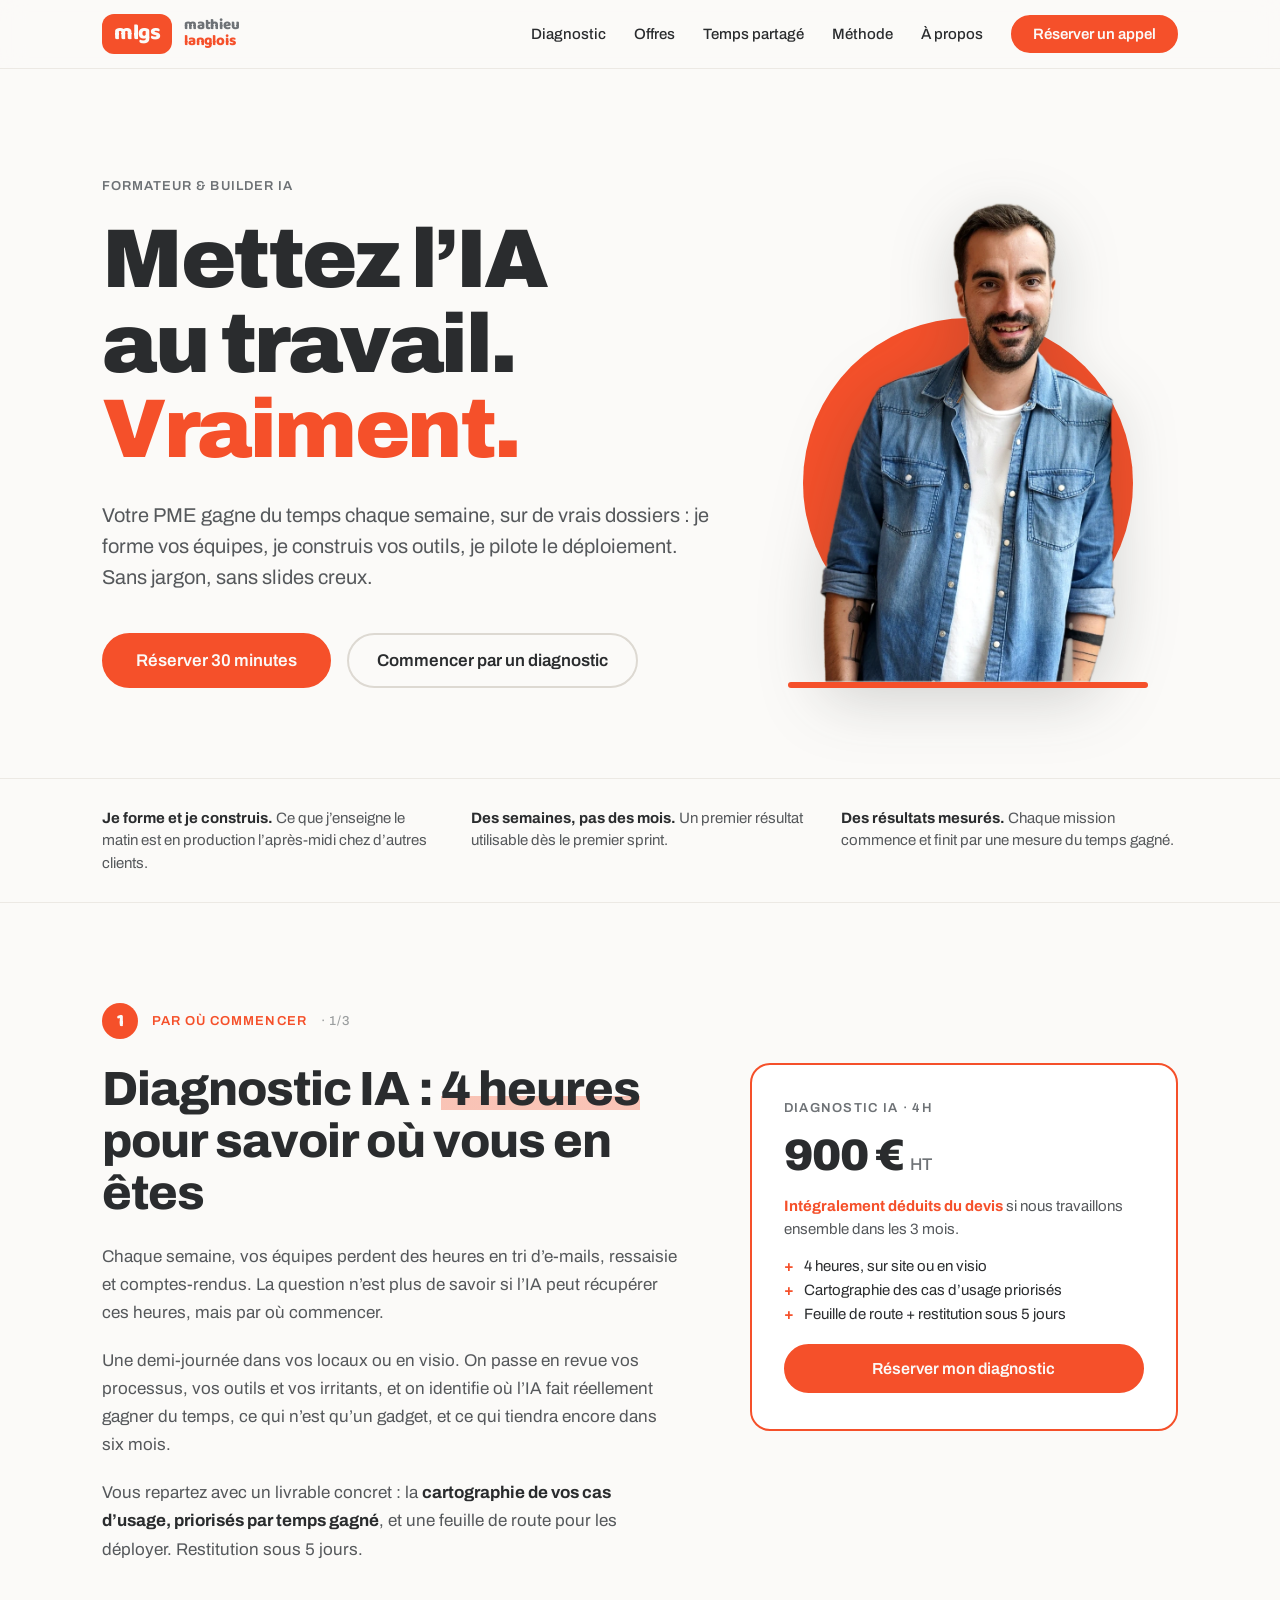
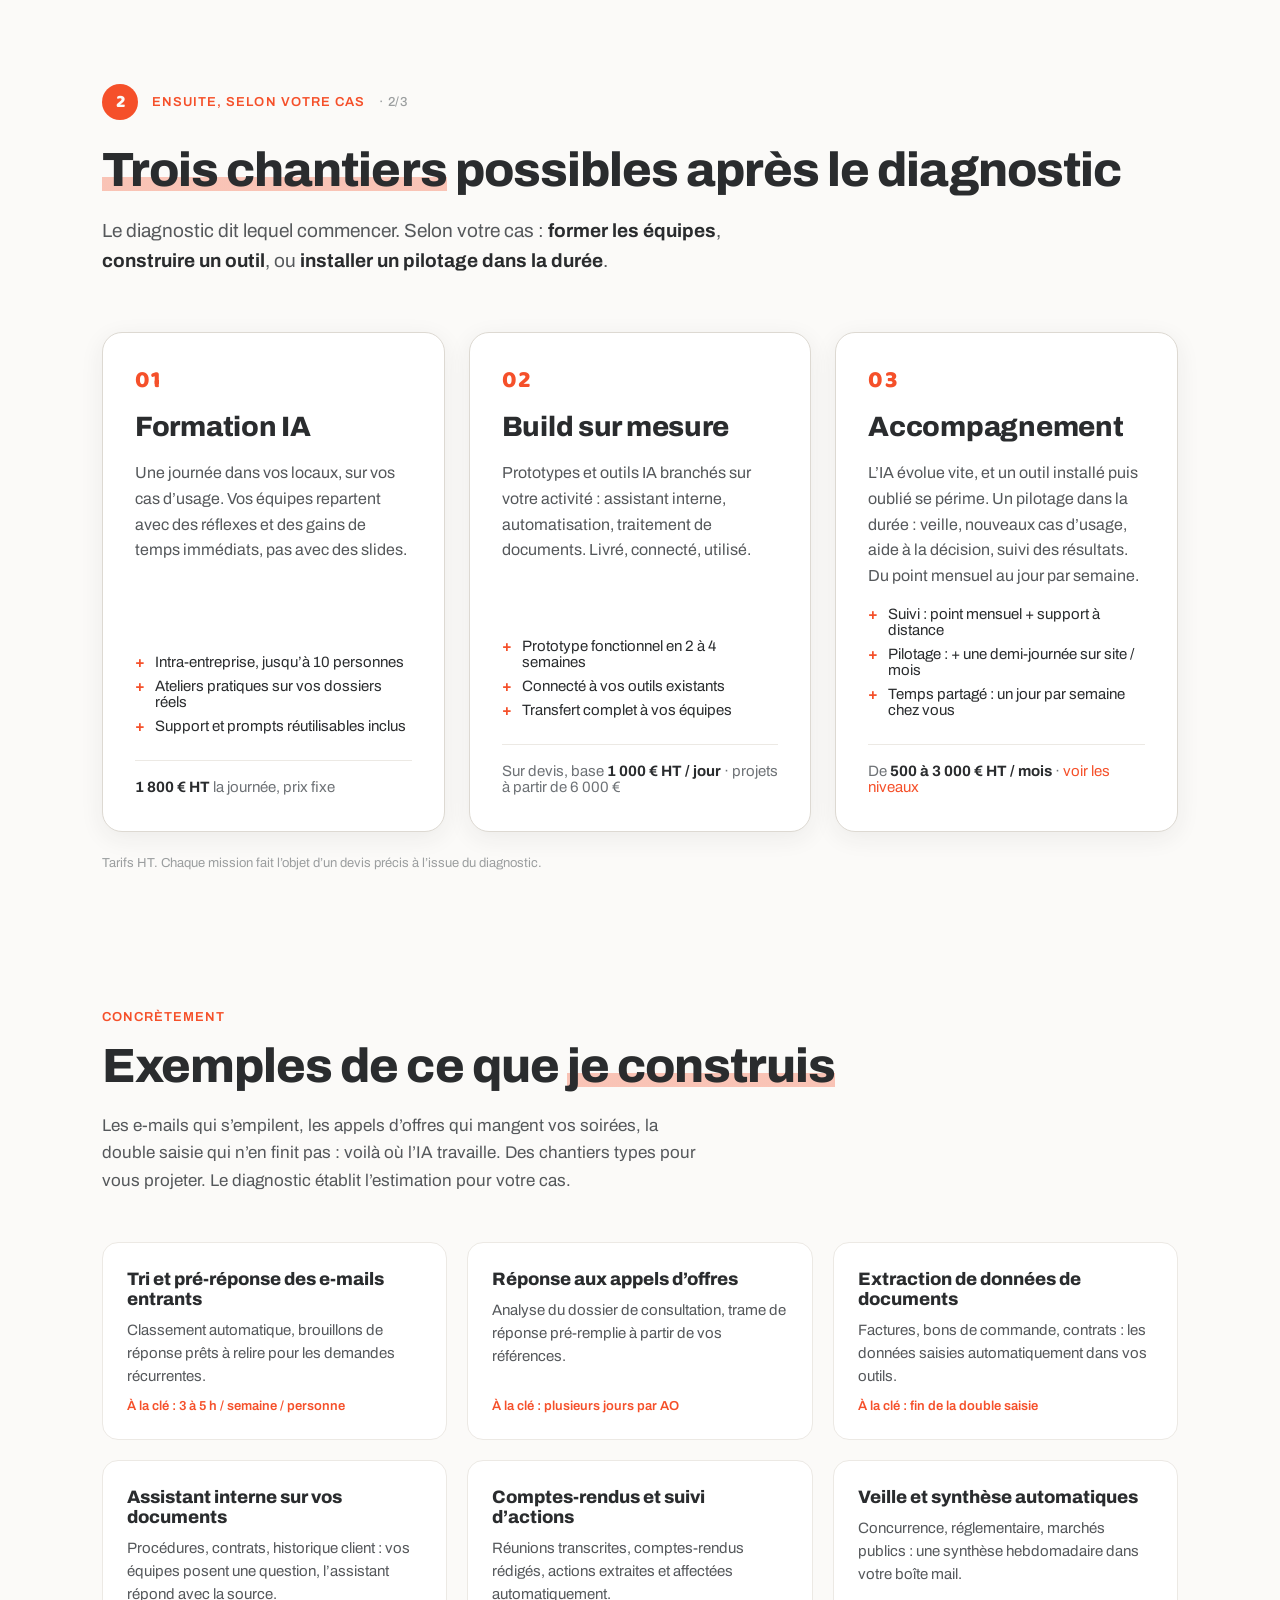
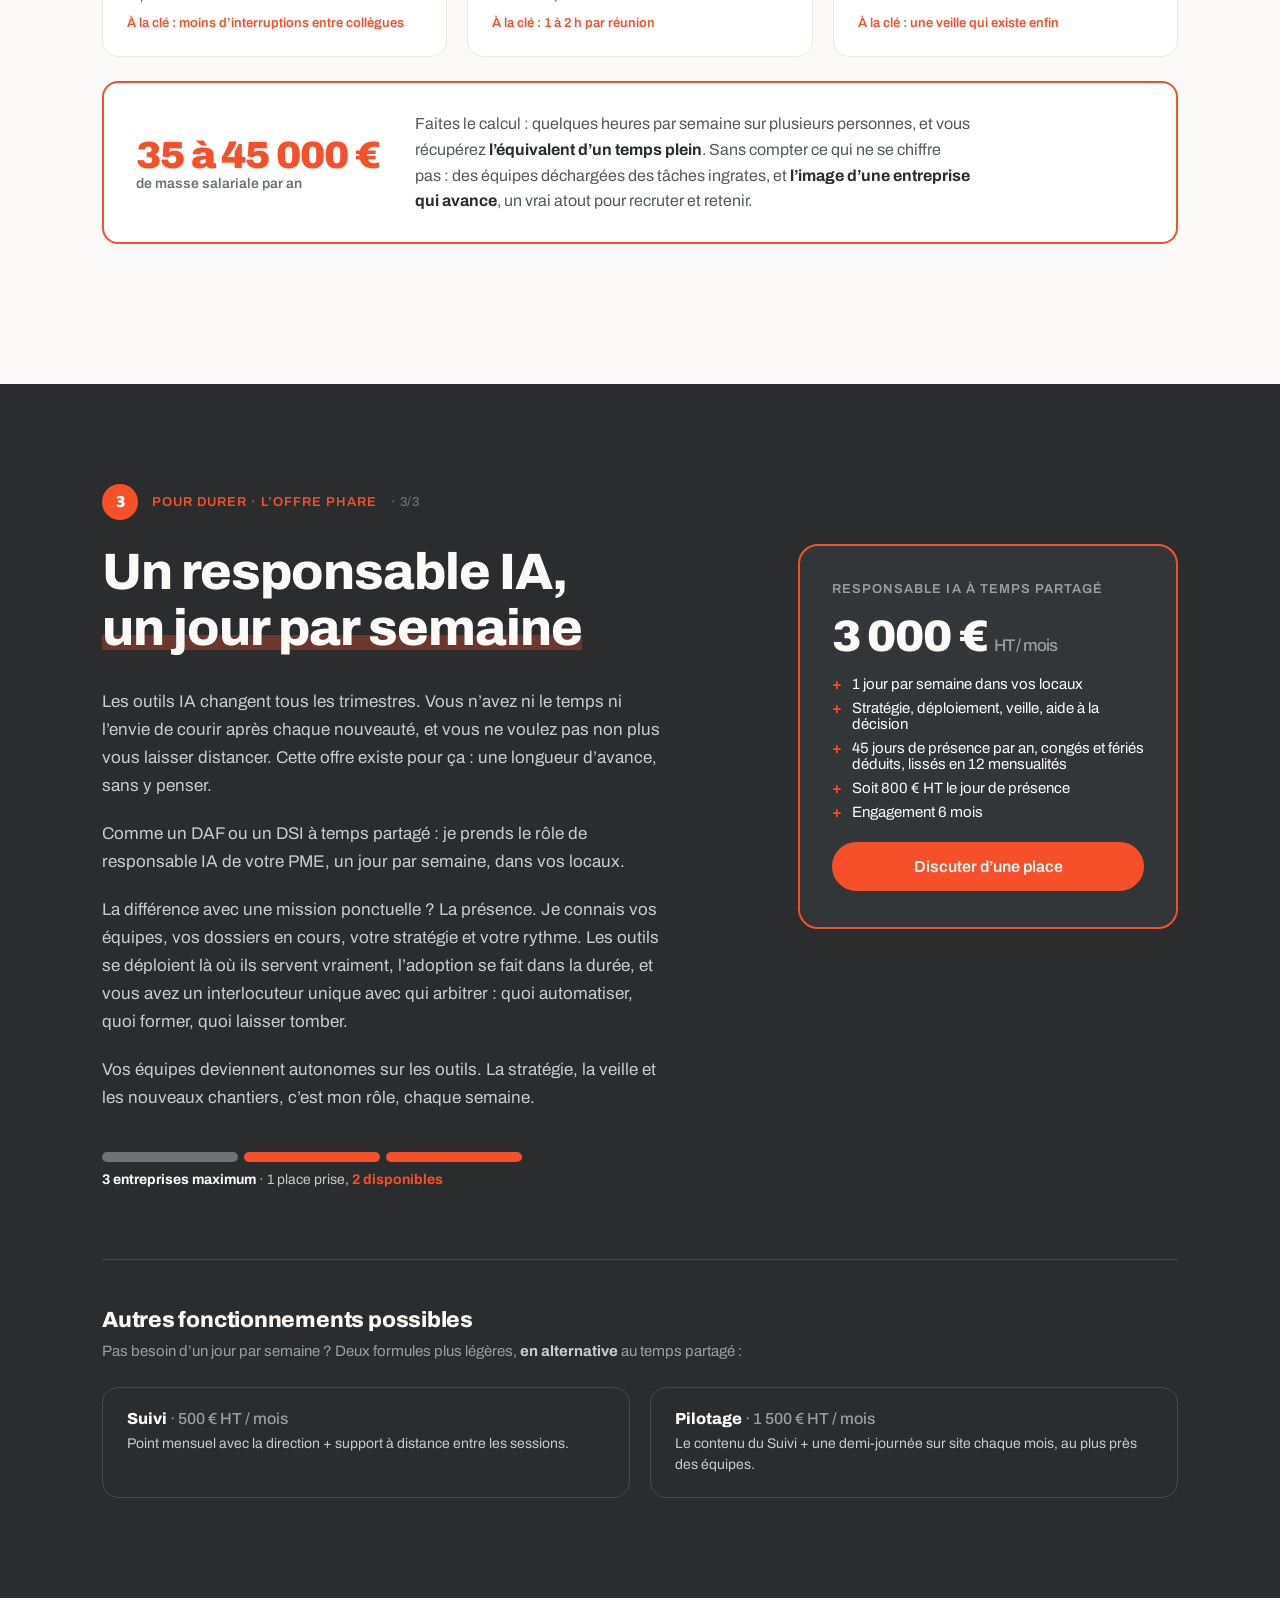
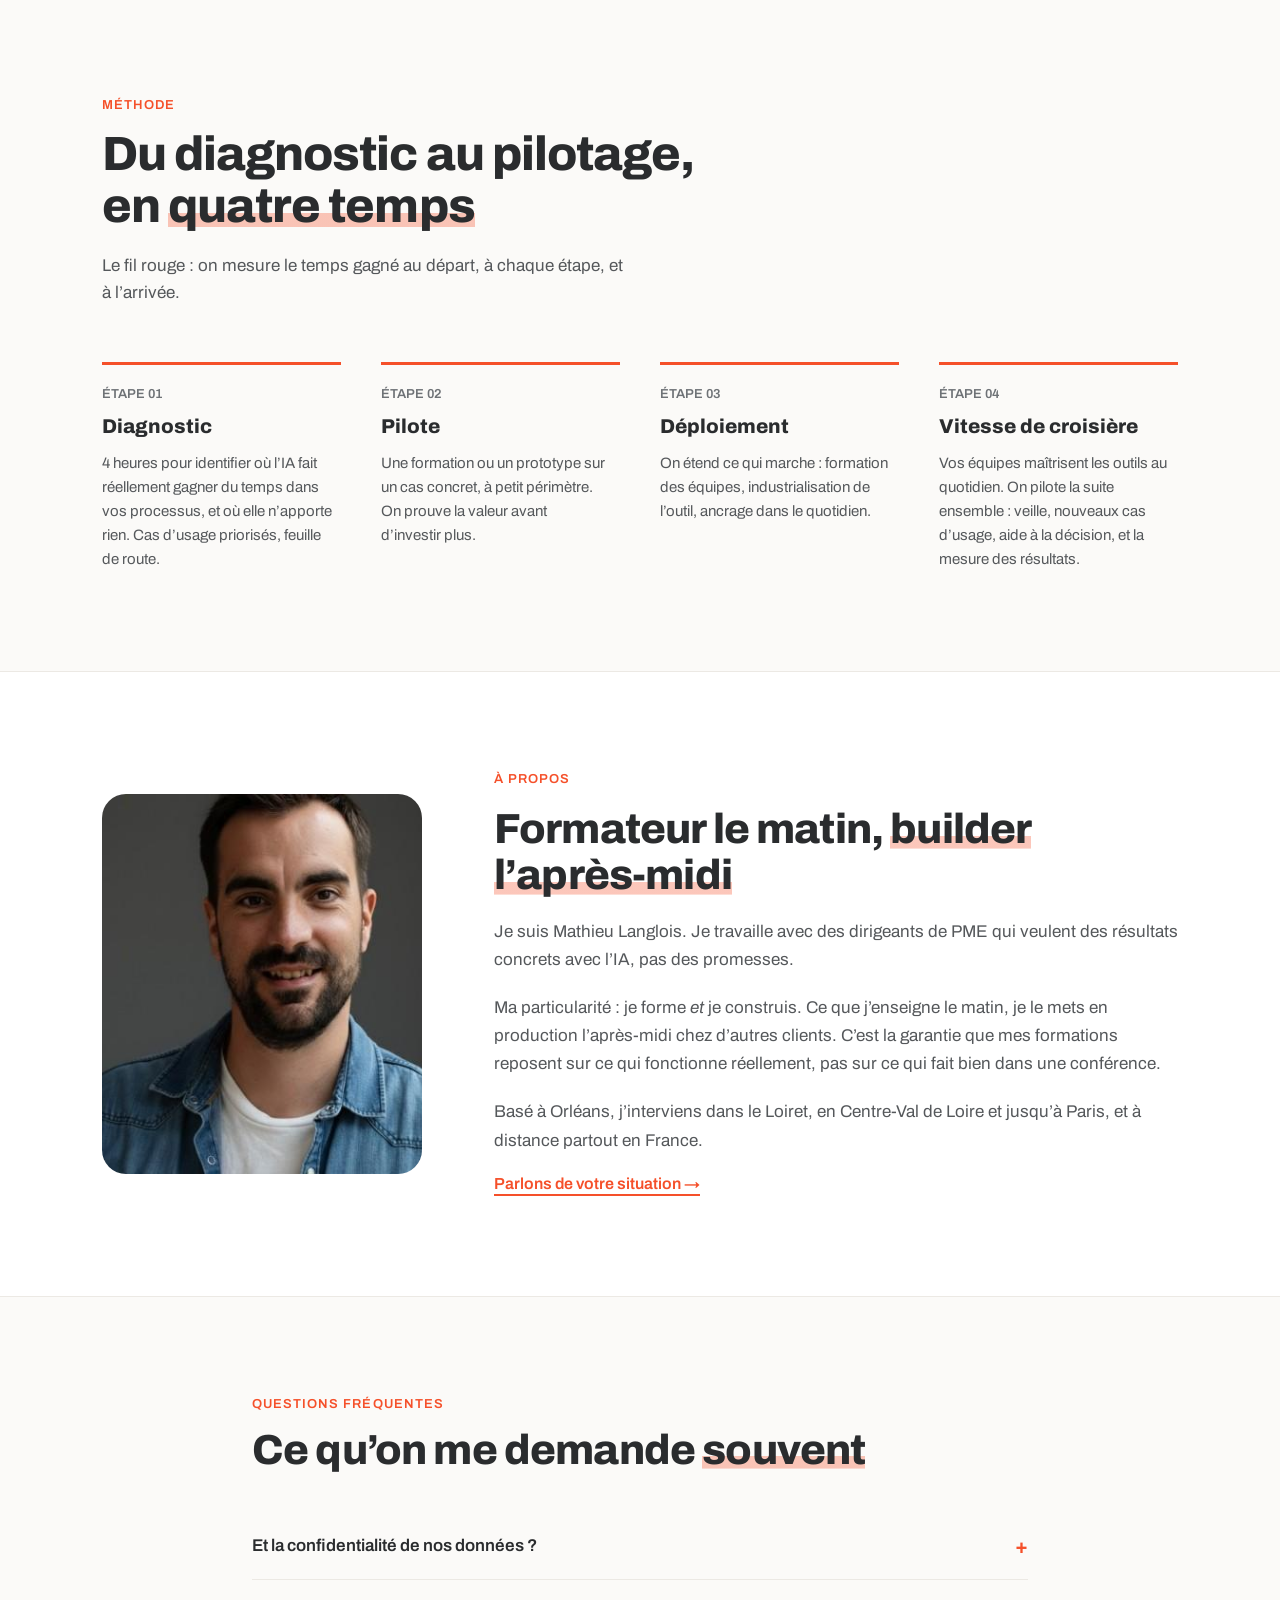
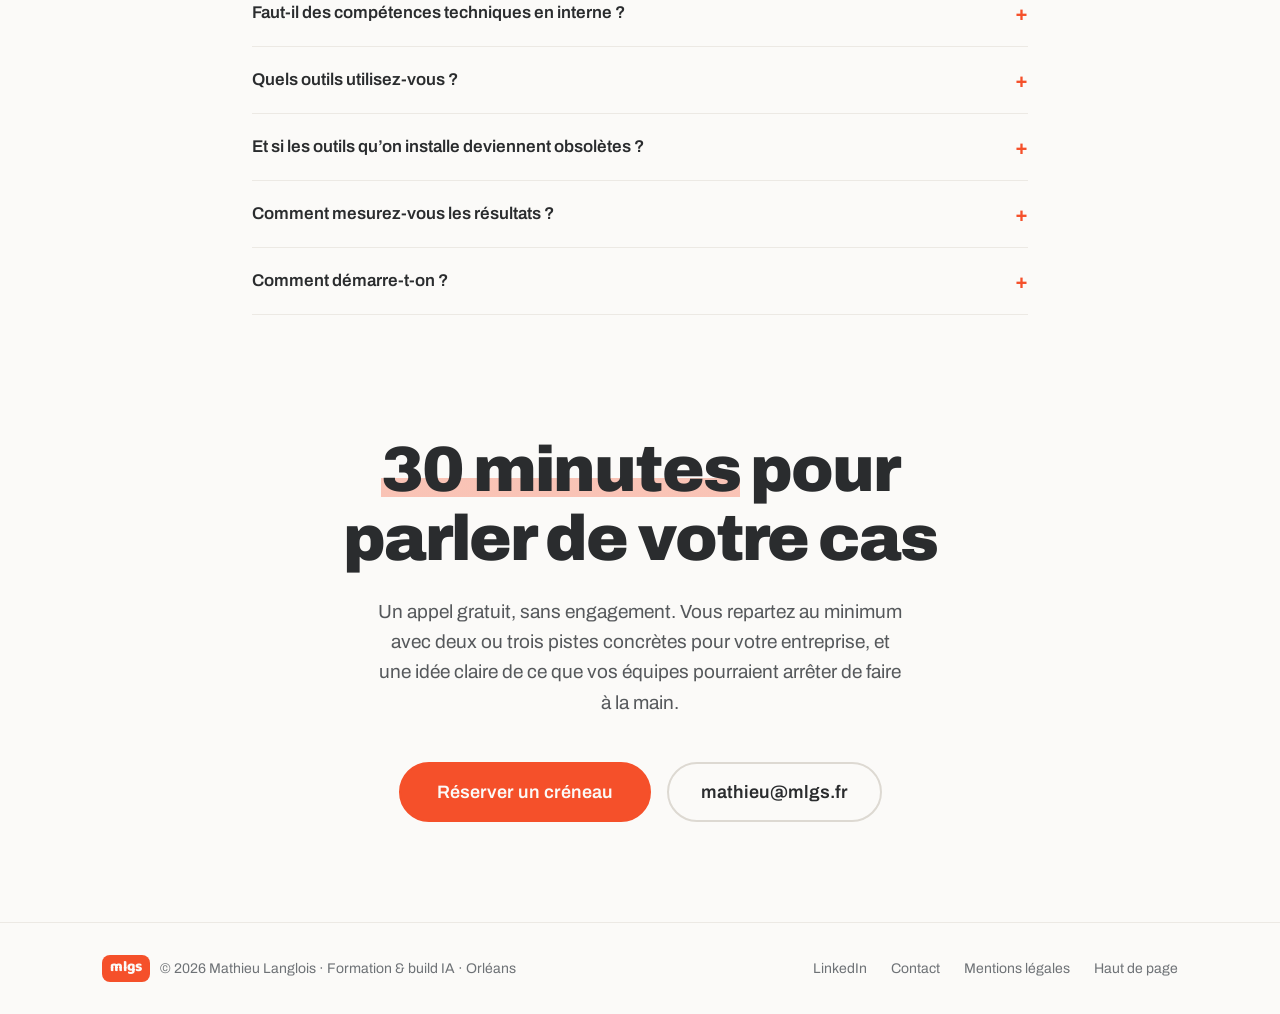
<file: index.html>
<!DOCTYPE html>
<html lang="fr">
<head>
<meta charset="utf-8">
<meta name="viewport" content="width=device-width, initial-scale=1">
<title>Mathieu Langlois — Formation & build IA pour PME · Orléans</title>
<meta name="description" content="Formateur & builder IA pour PME, basé à Orléans. Diagnostic en 4h, formations sur vos cas réels, outils sur mesure, et responsable IA à temps partagé un jour par semaine.">
<meta property="og:title" content="Mathieu Langlois — Formation & build IA pour PME">
<meta property="og:description" content="Diagnostic IA en 4h, formations sur vos cas réels, outils sur mesure, responsable IA à temps partagé. Chaque mission commence et finit par une mesure du temps gagné.">
<meta property="og:type" content="website">
<meta property="og:locale" content="fr_FR">
<meta property="og:url" content="https://mlgs.fr/">
<meta property="og:image" content="https://mlgs.fr/assets/og-image.png">
<meta property="og:image:width" content="1200">
<meta property="og:image:height" content="630">
<meta name="twitter:card" content="summary_large_image">
<link rel="canonical" href="https://mlgs.fr/">
<link rel="icon" href="data:image/svg+xml,%3Csvg xmlns='http://www.w3.org/2000/svg' viewBox='0 0 64 64'%3E%3Crect width='64' height='64' rx='14' fill='%23F5502A'/%3E%3Ctext x='32' y='45' font-family='Arial,sans-serif' font-size='36' font-weight='800' fill='%23FBFAF8' text-anchor='middle'%3Em%3C/text%3E%3C/svg%3E">
<link rel="preconnect" href="https://fonts.googleapis.com">
<link rel="preconnect" href="https://fonts.gstatic.com" crossorigin>
<link href="https://fonts.googleapis.com/css2?family=Archivo:wght@400;500;600;800;900&family=Baloo+2:wght@700;800&display=swap" rel="stylesheet">
<link rel="stylesheet" href="styles.css">
<script type="application/ld+json">
{
  "@context": "https://schema.org",
  "@type": "ProfessionalService",
  "name": "Mathieu Langlois — Formation & build IA",
  "description": "Formateur et builder IA pour PME : diagnostic, formation, outils sur mesure, responsable IA à temps partagé.",
  "email": "mathieu@mlgs.fr",
  "url": "https://mlgs.fr/",
  "address": {
    "@type": "PostalAddress",
    "addressLocality": "Orléans",
    "addressRegion": "Centre-Val de Loire",
    "addressCountry": "FR"
  },
  "areaServed": ["Orléans", "Loiret", "Centre-Val de Loire", "Paris", "France"]
}
</script>
</head>
<body>

<!-- NAV -->
<nav class="site-nav">
  <div class="nav-inner">
    <a class="logo" href="#haut">
      <span class="logo-badge">mlgs</span>
      <span class="logo-name">
        <span class="l1">mathieu</span>
        <span class="l2">langlois</span>
      </span>
    </a>
    <div class="nav-links">
      <a class="nav-link" href="#diagnostic">Diagnostic</a>
      <a class="nav-link" href="#offres">Offres</a>
      <a class="nav-link" href="#temps-partage">Temps partagé</a>
      <a class="nav-link" href="#methode">Méthode</a>
      <a class="nav-link" href="#apropos">À propos</a>
      <a class="btn-primary btn-nav" href="#contact">Réserver un appel</a>
    </div>
  </div>
</nav>

<!-- HERO -->
<header id="haut">
  <div class="hero-grid">
    <div class="hero-text">
      <p class="hero-kicker">Formateur &amp; builder IA</p>
      <h1>Mettez l&rsquo;IA au travail. <span class="accent">Vraiment.</span></h1>
      <p class="hero-sub">Votre PME gagne du temps chaque semaine, sur de vrais dossiers&nbsp;: je forme vos équipes, je construis vos outils, je pilote le déploiement. Sans jargon, sans slides creux.</p>
      <div class="hero-ctas">
        <a class="btn-primary btn-lg" href="#contact">Réserver 30 minutes</a>
        <a class="btn-secondary btn-lg" href="#diagnostic">Commencer par un diagnostic</a>
      </div>
    </div>
    <div class="hero-photo">
      <img src="assets/portrait-cutout.webp" alt="Mathieu Langlois, formateur et builder IA" width="679" height="1100">
    </div>
  </div>
</header>

<!-- STRIP -->
<div class="strip">
  <div class="strip-grid">
    <p><strong>Je forme et je construis.</strong> Ce que j&rsquo;enseigne le matin est en production l&rsquo;après-midi chez d&rsquo;autres clients.</p>
    <p><strong>Des semaines, pas des mois.</strong> Un premier résultat utilisable dès le premier sprint.</p>
    <p><strong>Des résultats mesurés.</strong> Chaque mission commence et finit par une mesure du temps gagné.</p>
  </div>
</div>

<!-- DIAGNOSTIC -->
<section id="diagnostic">
  <div class="step">
    <span class="step-num">1</span>
    <span class="step-label">Par où commencer</span>
    <span class="step-count">· 1/3</span>
  </div>
  <div class="diagnostic-grid">
    <div>
      <h2 class="h2">Diagnostic IA&nbsp;: <span class="mark">4 heures</span> pour savoir où vous en êtes</h2>
      <p class="txt">Chaque semaine, vos équipes perdent des heures en tri d&rsquo;e-mails, ressaisie et comptes-rendus. La question n&rsquo;est plus de savoir si l&rsquo;IA peut récupérer ces heures, mais par où commencer.</p>
      <p class="txt">Une demi-journée dans vos locaux ou en visio. On passe en revue vos processus, vos outils et vos irritants, et on identifie où l&rsquo;IA fait réellement gagner du temps, ce qui n&rsquo;est qu&rsquo;un gadget, et ce qui tiendra encore dans six mois.</p>
      <p class="txt">Vous repartez avec un livrable concret&nbsp;: la <strong>cartographie de vos cas d&rsquo;usage, priorisés par temps gagné</strong>, et une feuille de route pour les déployer. Restitution sous 5 jours.</p>
    </div>
    <div class="offer-box">
      <p class="box-kicker">Diagnostic IA · 4h</p>
      <p class="price">900&nbsp;€ <span>HT</span></p>
      <p class="deal"><strong>Intégralement déduits du devis</strong> si nous travaillons ensemble dans les 3 mois.</p>
      <ul class="plist">
        <li>4 heures, sur site ou en visio</li>
        <li>Cartographie des cas d&rsquo;usage priorisés</li>
        <li>Feuille de route + restitution sous 5 jours</li>
      </ul>
      <a class="btn-primary btn-md card-cta" href="#contact">Réserver mon diagnostic</a>
    </div>
  </div>
</section>

<!-- OFFRES -->
<section id="offres">
  <div class="step">
    <span class="step-num">2</span>
    <span class="step-label">Ensuite, selon votre cas</span>
    <span class="step-count">· 2/3</span>
  </div>
  <h2 class="h2"><span class="mark">Trois chantiers</span> possibles après le diagnostic</h2>
  <p class="section-intro">Le diagnostic dit lequel commencer. Selon votre cas&nbsp;: <strong>former les équipes</strong>, <strong>construire un outil</strong>, ou <strong>installer un pilotage dans la durée</strong>.</p>
  <div class="offres-grid">

    <article class="offre-card">
      <span class="card-num">01</span>
      <h3>Formation IA</h3>
      <p class="desc">Une journée dans vos locaux, sur vos cas d&rsquo;usage. Vos équipes repartent avec des réflexes et des gains de temps immédiats, pas avec des slides.</p>
      <ul class="plist">
        <li>Intra-entreprise, jusqu&rsquo;à 10 personnes</li>
        <li>Ateliers pratiques sur vos dossiers réels</li>
        <li>Support et prompts réutilisables inclus</li>
      </ul>
      <p class="tarif"><strong>1 800 € HT</strong> la journée, prix fixe</p>
    </article>

    <article class="offre-card">
      <span class="card-num">02</span>
      <h3>Build sur mesure</h3>
      <p class="desc">Prototypes et outils IA branchés sur votre activité&nbsp;: assistant interne, automatisation, traitement de documents. Livré, connecté, utilisé.</p>
      <ul class="plist">
        <li>Prototype fonctionnel en 2 à 4 semaines</li>
        <li>Connecté à vos outils existants</li>
        <li>Transfert complet à vos équipes</li>
      </ul>
      <p class="tarif">Sur devis, base <strong>1 000 € HT / jour</strong> · projets à partir de 6 000 €</p>
    </article>

    <article class="offre-card">
      <span class="card-num">03</span>
      <h3>Accompagnement</h3>
      <p class="desc">L&rsquo;IA évolue vite, et un outil installé puis oublié se périme. Un pilotage dans la durée&nbsp;: veille, nouveaux cas d&rsquo;usage, aide à la décision, suivi des résultats. Du point mensuel au jour par semaine.</p>
      <ul class="plist">
        <li>Suivi&nbsp;: point mensuel + support à distance</li>
        <li>Pilotage&nbsp;: + une demi-journée sur site / mois</li>
        <li>Temps partagé&nbsp;: un jour par semaine chez vous</li>
      </ul>
      <p class="tarif">De <strong>500 à 3 000 € HT / mois</strong> · <a href="#temps-partage">voir les niveaux</a></p>
    </article>

  </div>
  <p class="footnote">Tarifs HT. Chaque mission fait l&rsquo;objet d&rsquo;un devis précis à l&rsquo;issue du diagnostic.</p>
</section>

<!-- EXEMPLES -->
<section id="exemples">
  <p class="eyebrow">Concrètement</p>
  <h2 class="h2">Exemples de ce que <span class="mark">je construis</span></h2>
  <p class="section-intro">Les e-mails qui s&rsquo;empilent, les appels d&rsquo;offres qui mangent vos soirées, la double saisie qui n&rsquo;en finit pas&nbsp;: voilà où l&rsquo;IA travaille. Des chantiers types pour vous projeter. Le diagnostic établit l&rsquo;estimation pour votre cas.</p>
  <div class="exemples-grid">

    <div class="exemple-card">
      <h3>Tri et pré-réponse des e-mails entrants</h3>
      <p>Classement automatique, brouillons de réponse prêts à relire pour les demandes récurrentes.</p>
      <p class="gain">À la clé&nbsp;: 3 à 5 h / semaine / personne</p>
    </div>

    <div class="exemple-card">
      <h3>Réponse aux appels d&rsquo;offres</h3>
      <p>Analyse du dossier de consultation, trame de réponse pré-remplie à partir de vos références.</p>
      <p class="gain">À la clé&nbsp;: plusieurs jours par AO</p>
    </div>

    <div class="exemple-card">
      <h3>Extraction de données de documents</h3>
      <p>Factures, bons de commande, contrats&nbsp;: les données saisies automatiquement dans vos outils.</p>
      <p class="gain">À la clé&nbsp;: fin de la double saisie</p>
    </div>

    <div class="exemple-card">
      <h3>Assistant interne sur vos documents</h3>
      <p>Procédures, contrats, historique client&nbsp;: vos équipes posent une question, l&rsquo;assistant répond avec la source.</p>
      <p class="gain">À la clé&nbsp;: moins d&rsquo;interruptions entre collègues</p>
    </div>

    <div class="exemple-card">
      <h3>Comptes-rendus et suivi d&rsquo;actions</h3>
      <p>Réunions transcrites, comptes-rendus rédigés, actions extraites et affectées automatiquement.</p>
      <p class="gain">À la clé&nbsp;: 1 à 2 h par réunion</p>
    </div>

    <div class="exemple-card">
      <h3>Veille et synthèse automatiques</h3>
      <p>Concurrence, réglementaire, marchés publics&nbsp;: une synthèse hebdomadaire dans votre boîte mail.</p>
      <p class="gain">À la clé&nbsp;: une veille qui existe enfin</p>
    </div>

  </div>
  <div class="exemples-note">
    <p class="note-fig">35 à 45&nbsp;000&nbsp;€<span>de masse salariale par an</span></p>
    <p class="note-txt">Faites le calcul&nbsp;: quelques heures par semaine sur plusieurs personnes, et vous récupérez <strong>l&rsquo;équivalent d&rsquo;un temps plein</strong>. Sans compter ce qui ne se chiffre pas&nbsp;: des équipes déchargées des tâches ingrates, et <strong>l&rsquo;image d&rsquo;une entreprise qui avance</strong>, un vrai atout pour recruter et retenir.</p>
  </div>
</section>

<!-- TEMPS PARTAGE -->
<section id="temps-partage">
  <div class="wrap">
    <div class="step">
      <span class="step-num">3</span>
      <span class="step-label">Pour durer · l&rsquo;offre phare</span>
      <span class="step-count dim">· 3/3</span>
    </div>

    <div class="tp-header">
      <div class="tp-copy">
        <h2 class="h2">Un responsable IA, <span class="mark">un jour par semaine</span></h2>
        <p>Les outils IA changent tous les trimestres. Vous n&rsquo;avez ni le temps ni l&rsquo;envie de courir après chaque nouveauté, et vous ne voulez pas non plus vous laisser distancer. Cette offre existe pour ça&nbsp;: une longueur d&rsquo;avance, sans y penser.</p>
        <p>Comme un DAF ou un DSI à temps partagé&nbsp;: je prends le rôle de responsable IA de votre PME, un jour par semaine, dans vos locaux.</p>
        <p>La différence avec une mission ponctuelle&nbsp;? La présence. Je connais vos équipes, vos dossiers en cours, votre stratégie et votre rythme. Les outils se déploient là où ils servent vraiment, l&rsquo;adoption se fait dans la durée, et vous avez un interlocuteur unique avec qui arbitrer&nbsp;: quoi automatiser, quoi former, quoi laisser tomber.</p>
        <p>Vos équipes deviennent autonomes sur les outils. La stratégie, la veille et les nouveaux chantiers, c&rsquo;est mon rôle, chaque semaine.</p>
      </div>
      <div class="tp-price">
        <p class="box-kicker">Responsable IA à temps partagé</p>
        <p class="price">3 000&nbsp;€ <span>HT / mois</span></p>
        <ul class="plist">
          <li>1 jour par semaine dans vos locaux</li>
          <li>Stratégie, déploiement, veille, aide à la décision</li>
          <li>45 jours de présence par an, congés et fériés déduits, lissés en 12 mensualités</li>
          <li>Soit 800&nbsp;€ HT le jour de présence</li>
          <li>Engagement 6 mois</li>
        </ul>
        <a class="btn-primary btn-md card-cta" href="#contact">Discuter d&rsquo;une place</a>
      </div>
    </div>

    <div class="gauge">
      <div class="gauge-bars" role="img" aria-label="1 place prise sur 3, 2 disponibles">
        <span class="taken"></span>
        <span></span>
        <span></span>
      </div>
      <p><strong class="fg">3 entreprises maximum</strong> · 1 place prise, <strong class="acc">2 disponibles</strong></p>
    </div>

    <div class="tp-alt">
      <h3>Autres fonctionnements possibles</h3>
      <p class="intro">Pas besoin d&rsquo;un jour par semaine&nbsp;? Deux formules plus légères, <strong>en alternative</strong> au temps partagé&nbsp;:</p>
      <div class="paliers-grid">
        <div class="palier">
          <p class="t">Suivi <span>· 500&nbsp;€ HT / mois</span></p>
          <p class="d">Point mensuel avec la direction + support à distance entre les sessions.</p>
        </div>
        <div class="palier">
          <p class="t">Pilotage <span>· 1 500&nbsp;€ HT / mois</span></p>
          <p class="d">Le contenu du Suivi + une demi-journée sur site chaque mois, au plus près des équipes.</p>
        </div>
      </div>
    </div>
  </div>
</section>

<!-- METHODE -->
<section id="methode">
  <p class="eyebrow">Méthode</p>
  <h2 class="h2">Du diagnostic au pilotage, en <span class="mark">quatre temps</span></h2>
  <p class="section-intro">Le fil rouge&nbsp;: on mesure le temps gagné au départ, à chaque étape, et à l&rsquo;arrivée.</p>
  <div class="etapes-grid">

    <div class="etape">
      <span class="etape-num">ÉTAPE 01</span>
      <h3>Diagnostic</h3>
      <p>4 heures pour identifier où l&rsquo;IA fait réellement gagner du temps dans vos processus, et où elle n&rsquo;apporte rien. Cas d&rsquo;usage priorisés, feuille de route.</p>
    </div>

    <div class="etape">
      <span class="etape-num">ÉTAPE 02</span>
      <h3>Pilote</h3>
      <p>Une formation ou un prototype sur un cas concret, à petit périmètre. On prouve la valeur avant d&rsquo;investir plus.</p>
    </div>

    <div class="etape">
      <span class="etape-num">ÉTAPE 03</span>
      <h3>Déploiement</h3>
      <p>On étend ce qui marche&nbsp;: formation des équipes, industrialisation de l&rsquo;outil, ancrage dans le quotidien.</p>
    </div>

    <div class="etape">
      <span class="etape-num">ÉTAPE 04</span>
      <h3>Vitesse de croisière</h3>
      <p>Vos équipes maîtrisent les outils au quotidien. On pilote la suite ensemble&nbsp;: veille, nouveaux cas d&rsquo;usage, aide à la décision, et la mesure des résultats.</p>
    </div>

  </div>
</section>

<!-- A PROPOS -->
<section id="apropos">
  <div class="apropos-grid">
    <div class="portrait">
      <img src="assets/portrait.jpeg" alt="Portrait de Mathieu Langlois" width="320" height="380" loading="lazy">
    </div>
    <div class="apropos-txt">
      <p class="eyebrow">À propos</p>
      <h2 class="h2">Formateur le matin, <span class="mark">builder l&rsquo;après-midi</span></h2>
      <p class="bio">Je suis Mathieu Langlois. Je travaille avec des dirigeants de PME qui veulent des résultats concrets avec l&rsquo;IA, pas des promesses.</p>
      <p class="bio">Ma particularité&nbsp;: je forme <em>et</em> je construis. Ce que j&rsquo;enseigne le matin, je le mets en production l&rsquo;après-midi chez d&rsquo;autres clients. C&rsquo;est la garantie que mes formations reposent sur ce qui fonctionne réellement, pas sur ce qui fait bien dans une conférence.</p>
      <p class="bio">Basé à Orléans, j&rsquo;interviens dans le Loiret, en Centre-Val de Loire et jusqu&rsquo;à Paris, et à distance partout en France.</p>
      <a class="arrow-link" href="#contact">Parlons de votre situation →</a>
    </div>
  </div>
</section>

<!-- FAQ -->
<section id="faq">
  <p class="eyebrow">Questions fréquentes</p>
  <h2 class="h2">Ce qu&rsquo;on me demande <span class="mark">souvent</span></h2>

  <details class="faq-item">
    <summary>Et la confidentialité de nos données&nbsp;?</summary>
    <p>C&rsquo;est la première question, et elle est légitime. Je travaille avec les offres professionnelles des outils IA, celles où vos données ne servent pas à entraîner les modèles. Quand le sujet l&rsquo;exige, j&rsquo;utilise des options d&rsquo;hébergement européen. Un accord de confidentialité est signé avant toute mission, et rien ne quitte l&rsquo;entreprise sans votre validation.</p>
  </details>

  <details class="faq-item">
    <summary>Faut-il des compétences techniques en interne&nbsp;?</summary>
    <p>Non. Mes formations s&rsquo;adressent aux équipes métier (commercial, administratif, direction), et les outils que je construis sont pensés pour être utilisés sans compétence technique. Si vous avez un informaticien, tant mieux, je travaille avec lui&nbsp;; sinon, ce n&rsquo;est pas bloquant.</p>
  </details>

  <details class="faq-item">
    <summary>Quels outils utilisez-vous&nbsp;?</summary>
    <p>Ceux qui conviennent à votre cas, pas ceux d&rsquo;un éditeur qui me rémunère&nbsp;: je suis indépendant de tous les fournisseurs. Selon les chantiers&nbsp;: assistants IA du marché (Claude, ChatGPT, Copilot…), outils d&rsquo;automatisation, ou développement sur mesure branché sur vos logiciels existants.</p>
  </details>

  <details class="faq-item">
    <summary>Et si les outils qu&rsquo;on installe deviennent obsolètes&nbsp;?</summary>
    <p>Une partie le deviendra, oui&nbsp;: l&rsquo;IA évolue tous les trimestres. C&rsquo;est pour ça que je ne vends pas une installation figée. Ce qu&rsquo;on construit s&rsquo;appuie sur vos processus, qui bougent peu&nbsp;; les briques IA en dessous se remplacent quand mieux existe. Et c&rsquo;est exactement le rôle de l&rsquo;accompagnement&nbsp;: assurer la veille et faire évoluer vos outils, pour que vous gardiez l&rsquo;avance sans avoir à la surveiller vous-même.</p>
  </details>

  <details class="faq-item">
    <summary>Comment mesurez-vous les résultats&nbsp;?</summary>
    <p>Simplement&nbsp;: avant chaque chantier, on mesure le temps passé aujourd&rsquo;hui sur la tâche concernée. Après déploiement, on remesure. C&rsquo;est ce chiffre, en heures gagnées par semaine et par personne, qui décide si on continue, on ajuste ou on arrête.</p>
  </details>

  <details class="faq-item">
    <summary>Comment démarre-t-on&nbsp;?</summary>
    <p>Un appel gratuit de 30 minutes pour comprendre votre situation. Si c&rsquo;est pertinent, on enchaîne sur le diagnostic de 4 heures (900&nbsp;€ HT, déduits du devis si on travaille ensemble). Vous n&rsquo;êtes jamais engagé au-delà de l&rsquo;étape en cours.</p>
  </details>
</section>

<!-- CONTACT -->
<section id="contact">
  <h2 class="h2"><span class="mark">30 minutes</span> pour parler de votre cas</h2>
  <p class="section-intro">Un appel gratuit, sans engagement. Vous repartez au minimum avec deux ou trois pistes concrètes pour votre entreprise, et une idée claire de ce que vos équipes pourraient arrêter de faire à la main.</p>
  <div class="contact-ctas">
    <a class="btn-primary btn-xl" href="https://calendly.com/mathieu-mlanglois/30min" target="_blank" rel="noopener">Réserver un créneau</a>
    <a class="btn-secondary btn-xl" href="mailto:mathieu@mlgs.fr">mathieu@mlgs.fr</a>
  </div>
</section>

<!-- FOOTER -->
<footer>
  <div class="footer-inner">
    <div class="footer-left">
      <span class="logo-badge-sm">mlgs</span>
      <span class="copy">© 2026 Mathieu Langlois · Formation &amp; build IA · Orléans</span>
    </div>
    <div class="footer-links">
      <a href="https://www.linkedin.com/in/mlgs45/" target="_blank" rel="noopener">LinkedIn</a>
      <a href="mailto:mathieu@mlgs.fr">Contact</a>
      <a href="mentions-legales.html">Mentions légales</a>
      <a href="#haut">Haut de page</a>
    </div>
  </div>
</footer>

</body>
</html>
</file>
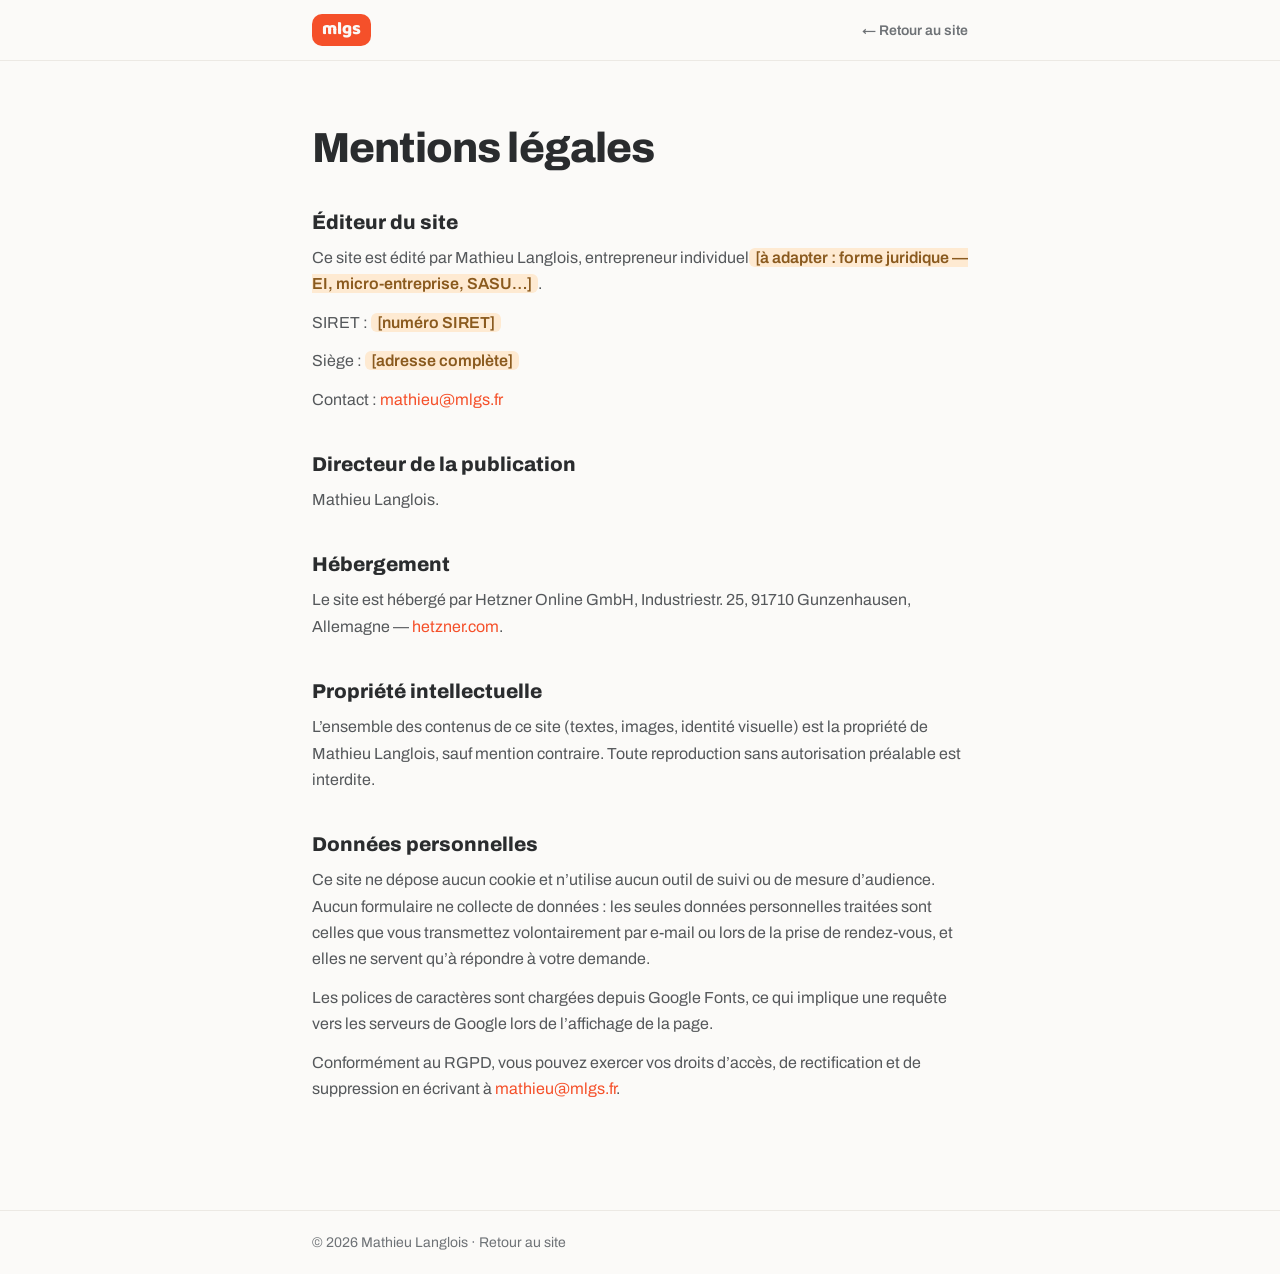
<file: mentions-legales.html>
<!DOCTYPE html>
<html lang="fr">
<head>
<meta charset="utf-8">
<meta name="viewport" content="width=device-width, initial-scale=1">
<title>Mentions légales — Mathieu Langlois</title>
<meta name="robots" content="noindex">
<link rel="icon" href="data:image/svg+xml,%3Csvg xmlns='http://www.w3.org/2000/svg' viewBox='0 0 64 64'%3E%3Crect width='64' height='64' rx='14' fill='%23F5502A'/%3E%3Ctext x='32' y='45' font-family='Arial,sans-serif' font-size='36' font-weight='800' fill='%23FBFAF8' text-anchor='middle'%3Em%3C/text%3E%3C/svg%3E">
<link rel="preconnect" href="https://fonts.googleapis.com">
<link rel="preconnect" href="https://fonts.gstatic.com" crossorigin>
<link href="https://fonts.googleapis.com/css2?family=Archivo:wght@400;500;600;800&family=Baloo+2:wght@800&display=swap" rel="stylesheet">
<style>
  * { box-sizing: border-box; }
  body {
    margin: 0;
    background: #FBFAF8;
    color: #2A2C2E;
    font-family: 'Archivo', Helvetica, sans-serif;
    -webkit-font-smoothing: antialiased;
  }
  a { color: #F5502A; text-decoration: none; }
  a:hover { color: #C93D1D; }
  main { max-width: 720px; margin: 0 auto; padding: 64px 32px 96px; }
  h1 { font-weight: 800; font-size: clamp(30px, 4vw, 42px); letter-spacing: -0.02em; margin: 0 0 40px; }
  h2 { font-weight: 800; font-size: 20px; margin: 40px 0 12px; }
  p { font-size: 16px; line-height: 1.65; color: #55585B; margin: 0 0 12px; }
  .ph { background: #FEEAD2; padding: 1px 6px; border-radius: 6px; color: #8A5A1E; font-weight: 600; }
</style>
</head>
<body>

<nav style="border-bottom: 1px solid #ECE9E4;">
  <div style="max-width: 720px; margin: 0 auto; padding: 14px 32px; display: flex; align-items: center; justify-content: space-between;">
    <a href="index.html" style="display: flex; align-items: center; gap: 10px;">
      <span style="background: #F5502A; color: #FBFAF8; font-family: 'Baloo 2', sans-serif; font-weight: 800; font-size: 18px; line-height: 1; padding: 6px 10px 8px; border-radius: 10px;">mlgs</span>
    </a>
    <a href="index.html" style="font-size: 14px; font-weight: 600; color: #6E7276;">← Retour au site</a>
  </div>
</nav>

<main>
  <h1>Mentions légales</h1>

  <h2>Éditeur du site</h2>
  <p>Ce site est édité par Mathieu Langlois, entrepreneur individuel<span class="ph">[à adapter : forme juridique — EI, micro-entreprise, SASU…]</span>.</p>
  <p>SIRET&nbsp;: <span class="ph">[numéro SIRET]</span></p>
  <p>Siège&nbsp;: <span class="ph">[adresse complète]</span></p>
  <p>Contact&nbsp;: <a href="mailto:mathieu@mlgs.fr">mathieu@mlgs.fr</a></p>

  <h2>Directeur de la publication</h2>
  <p>Mathieu Langlois.</p>

  <h2>Hébergement</h2>
  <p>Le site est hébergé par Hetzner Online GmbH, Industriestr. 25, 91710 Gunzenhausen, Allemagne — <a href="https://www.hetzner.com" rel="noopener" target="_blank">hetzner.com</a>.</p>

  <h2>Propriété intellectuelle</h2>
  <p>L&rsquo;ensemble des contenus de ce site (textes, images, identité visuelle) est la propriété de Mathieu Langlois, sauf mention contraire. Toute reproduction sans autorisation préalable est interdite.</p>

  <h2>Données personnelles</h2>
  <p>Ce site ne dépose aucun cookie et n&rsquo;utilise aucun outil de suivi ou de mesure d&rsquo;audience. Aucun formulaire ne collecte de données&nbsp;: les seules données personnelles traitées sont celles que vous transmettez volontairement par e-mail ou lors de la prise de rendez-vous, et elles ne servent qu&rsquo;à répondre à votre demande.</p>
  <p>Les polices de caractères sont chargées depuis Google Fonts, ce qui implique une requête vers les serveurs de Google lors de l&rsquo;affichage de la page.</p>
  <p>Conformément au RGPD, vous pouvez exercer vos droits d&rsquo;accès, de rectification et de suppression en écrivant à <a href="mailto:mathieu@mlgs.fr">mathieu@mlgs.fr</a>.</p>
</main>

<footer style="border-top: 1px solid #ECE9E4;">
  <div style="max-width: 720px; margin: 0 auto; padding: 24px 32px; font-size: 14px; color: #6E7276;">
    © 2026 Mathieu Langlois · <a href="index.html" style="color: #6E7276;">Retour au site</a>
  </div>
</footer>

</body>
</html>
</file>
<file: styles.css>
/* ===================================================================
   mlgs — feuille de style du site
   Couleurs : accent #F5502A · encre #2A2C2E · texte #55585B
             gris #6E7276 · discret #9B9E9F · trait #ECE9E4 · fond #FBFAF8
   =================================================================== */

:root {
  --accent: #F5502A;
  --btn-bg: #F5502A;
  --btn-fg: #FBFAF8;
  --ink: #2A2C2E;
  --text: #55585B;
  --grey: #6E7276;
  --faint: #9B9E9F;
  --line: #ECE9E4;
  --bg: #FBFAF8;
}

/* ---------- Base ---------- */

* { box-sizing: border-box; }
[id] { scroll-margin-top: 80px; }
html { scroll-behavior: smooth; }
body {
  margin: 0;
  background: var(--bg);
  color: var(--ink);
  font-family: 'Archivo', Helvetica, sans-serif;
  -webkit-font-smoothing: antialiased;
}
a { color: var(--accent); text-decoration: none; }
a:hover { color: #C93D1D; }
::selection { background: var(--accent); color: #fff; }

.accent { color: var(--accent); }

/* ---------- Boutons ---------- */

.btn-primary {
  background: var(--btn-bg);
  color: var(--btn-fg);
  border: 2px solid var(--accent);
  border-radius: 999px;
  font-weight: 600;
  text-align: center;
  transition: transform 0.15s;
}
.btn-primary:hover { transform: translateY(-2px); }
.btn-secondary {
  color: var(--ink);
  border: 2px solid #DDD9D2;
  border-radius: 999px;
  font-weight: 600;
  transition: border-color 0.15s;
}
.btn-secondary:hover { border-color: var(--ink); }

.btn-nav { padding: 9px 20px; }
.btn-md { padding: 14px 28px; font-size: 16px; }
.btn-lg { padding: 16px 32px; font-size: 17px; }
.btn-secondary.btn-lg { padding: 16px 28px; }
.btn-xl { padding: 18px 36px; font-size: 18px; }
.btn-secondary.btn-xl { padding: 18px 32px; }
.card-cta { margin-top: 6px; }

/* ---------- Petits composants ---------- */

.eyebrow {
  margin: 0 0 16px;
  font-weight: 600;
  font-size: 13px;
  letter-spacing: 0.08em;
  text-transform: uppercase;
  color: var(--accent);
}

.step { display: flex; align-items: center; gap: 14px; margin: 0 0 24px; }
.step-num {
  width: 36px;
  height: 36px;
  border-radius: 50%;
  background: var(--accent);
  color: var(--btn-fg);
  font-family: 'Baloo 2', sans-serif;
  font-weight: 800;
  font-size: 18px;
  display: flex;
  align-items: center;
  justify-content: center;
  flex-shrink: 0;
}
.step-label {
  font-weight: 600;
  font-size: 13px;
  letter-spacing: 0.08em;
  text-transform: uppercase;
  color: var(--accent);
}
.step-count { font-weight: 500; font-size: 13px; letter-spacing: 0.06em; color: var(--faint); }
.step-count.dim { color: var(--grey); }

/* Surligneur orange des titres */
.mark {
  background-image: linear-gradient(0deg, rgba(245,80,42,0.32), rgba(245,80,42,0.32));
  background-repeat: no-repeat;
  background-size: 100% 0.3em;
  background-position: 0 88%;
  -webkit-box-decoration-break: clone;
  box-decoration-break: clone;
}

/* Listes à puces "+" */
.plist { margin: 0; padding: 0; list-style: none; display: flex; flex-direction: column; gap: 8px; }
.plist li { font-size: 15px; color: var(--ink); display: flex; gap: 10px; align-items: baseline; }
.plist li::before { content: "+"; color: var(--accent); font-weight: 800; }

/* ---------- Nav ---------- */

.site-nav {
  position: sticky;
  top: 0;
  z-index: 50;
  background: rgba(251, 250, 248, 0.85);
  backdrop-filter: blur(12px);
  border-bottom: 1px solid var(--line);
}
.nav-inner {
  max-width: 1140px;
  margin: 0 auto;
  padding: 14px 32px;
  display: flex;
  align-items: center;
  justify-content: space-between;
  gap: 24px;
}
.logo { display: flex; align-items: center; gap: 12px; }
.logo-badge {
  background: var(--accent);
  color: var(--btn-fg);
  font-family: 'Baloo 2', sans-serif;
  font-weight: 800;
  font-size: 22px;
  line-height: 1;
  padding: 8px 12px 10px;
  border-radius: 12px;
  letter-spacing: -0.5px;
}
.logo-name {
  font-family: 'Baloo 2', sans-serif;
  font-weight: 800;
  font-size: 15px;
  line-height: 1.05;
  letter-spacing: -0.2px;
}
.logo-name .l1 { display: block; color: var(--grey); }
.logo-name .l2 { display: block; color: var(--accent); }
.nav-links { display: flex; align-items: center; gap: 28px; font-size: 15px; font-weight: 500; }
.nav-link { color: var(--ink); }
.nav-link:hover { color: var(--accent); }

/* ---------- Hero ---------- */

#haut { max-width: 1140px; margin: 0 auto; padding: 0 32px; }
.hero-grid { display: grid; grid-template-columns: 1.2fr 0.8fr; gap: 24px; align-items: end; }
.hero-text { padding: 110px 0 90px; }
.hero-kicker {
  margin: 0 0 24px;
  font-weight: 600;
  font-size: 13px;
  letter-spacing: 0.08em;
  text-transform: uppercase;
  color: var(--grey);
}
.hero-text h1 {
  margin: 0 0 28px;
  font-weight: 900;
  font-size: clamp(44px, 6.5vw, 84px);
  line-height: 1.02;
  letter-spacing: -0.03em;
  color: var(--ink);
  max-width: 15ch;
  text-wrap: balance;
}
.hero-sub {
  margin: 0 0 40px;
  font-size: 20px;
  line-height: 1.55;
  color: var(--text);
  max-width: 56ch;
  text-wrap: pretty;
}
.hero-ctas { display: flex; gap: 16px; flex-wrap: wrap; align-items: center; }
.hero-photo {
  position: relative;
  display: flex;
  justify-content: center;
  align-items: flex-end;
  padding-bottom: 96px;
}
.hero-photo::before {
  content: "";
  position: absolute;
  bottom: 130px;
  width: min(330px, 88%);
  aspect-ratio: 1;
  border-radius: 50%;
  background: var(--accent);
}
.hero-photo::after {
  content: "";
  position: absolute;
  bottom: 90px;
  left: 50%;
  transform: translateX(-50%);
  width: min(360px, 94%);
  height: 6px;
  border-radius: 999px;
  background: var(--accent);
}
.hero-photo img {
  position: relative;
  height: clamp(360px, 38vw, 480px);
  width: auto;
  filter: drop-shadow(0 16px 32px rgba(42, 44, 46, 0.2));
}

/* ---------- Bandeau 3 points ---------- */

.strip { border-top: 1px solid var(--line); border-bottom: 1px solid var(--line); }
.strip-grid {
  max-width: 1140px;
  margin: 0 auto;
  padding: 28px 32px;
  display: grid;
  grid-template-columns: repeat(3, 1fr);
  gap: 32px;
}
.strip-grid p { margin: 0; font-size: 15px; line-height: 1.5; color: var(--text); }
.strip-grid strong { color: var(--ink); }

/* ---------- Titres et intros de sections ---------- */

.h2 {
  margin: 0 0 20px;
  font-weight: 800;
  font-size: clamp(32px, 4vw, 48px);
  letter-spacing: -0.02em;
  color: var(--ink);
}
.section-intro {
  margin: 0 0 56px;
  font-size: 17px;
  line-height: 1.6;
  color: var(--text);
  max-width: 60ch;
  text-wrap: pretty;
}

/* ---------- Diagnostic ---------- */

#diagnostic { max-width: 1140px; margin: 0 auto; padding: 100px 32px; }
.diagnostic-grid {
  display: grid;
  grid-template-columns: 1.4fr 1fr;
  gap: 48px;
  align-items: start;
}
#diagnostic .h2 { margin-bottom: 24px; max-width: 20ch; }
#diagnostic .txt {
  margin: 0 0 20px;
  font-size: 17px;
  line-height: 1.65;
  color: var(--text);
  max-width: 58ch;
  text-wrap: pretty;
}
#diagnostic .txt:last-child { margin-bottom: 0; }
#diagnostic .txt strong { color: var(--ink); }
.offer-box {
  border: 2px solid var(--accent);
  border-radius: 20px;
  padding: 36px 32px;
  background: #FFFFFF;
  display: flex;
  flex-direction: column;
  gap: 16px;
}
.box-kicker {
  margin: 0;
  font-weight: 600;
  font-size: 13px;
  letter-spacing: 0.1em;
  text-transform: uppercase;
  color: var(--grey);
}
.price { margin: 0; font-weight: 900; font-size: 44px; letter-spacing: -0.02em; color: var(--ink); }
.price span { font-size: 17px; font-weight: 500; color: var(--grey); }
.deal { margin: 0; font-size: 15px; line-height: 1.55; color: var(--text); }
.deal strong { color: var(--accent); }

/* ---------- Offres ---------- */

#offres { max-width: 1140px; margin: 0 auto; padding: 20px 32px 40px; }
.offres-grid {
  display: grid;
  grid-template-columns: repeat(auto-fit, minmax(min(300px, 100%), 1fr));
  gap: 24px;
}
#offres .section-intro { font-size: 19px; }
#offres .section-intro strong { color: var(--ink); }
.offre-card {
  border: 1px solid #DDD9D2;
  border-radius: 20px;
  padding: 36px 32px;
  background: #FFFFFF;
  box-shadow: 0 6px 24px rgba(42, 44, 46, 0.07);
  display: flex;
  flex-direction: column;
  gap: 18px;
  transition: border-color 0.15s;
}
.offre-card:hover { border-color: var(--accent); }
.card-num {
  font-family: 'Baloo 2', sans-serif;
  font-weight: 800;
  font-size: 24px;
  line-height: 1;
  color: var(--accent);
  letter-spacing: 0.06em;
}
.offre-card h3 { margin: 0; font-weight: 800; font-size: 28px; letter-spacing: -0.01em; color: var(--ink); }
.offre-card .desc { margin: 0; font-size: 16px; line-height: 1.6; color: var(--text); flex: 1; text-wrap: pretty; }
.tarif {
  margin: 8px 0 0;
  padding-top: 18px;
  border-top: 1px solid var(--line);
  font-size: 15px;
  color: var(--grey);
}
.tarif strong { color: var(--ink); }
.footnote { margin: 24px 0 0; font-size: 13px; color: var(--faint); }

/* ---------- Exemples ---------- */

#exemples { max-width: 1140px; margin: 0 auto; padding: 100px 32px 40px; }
#exemples .section-intro { margin-bottom: 48px; }
.exemples-note {
  margin: 24px 0 0;
  border: 2px solid var(--accent);
  border-radius: 16px;
  background: #FFFFFF;
  padding: 28px 32px;
  display: flex;
  align-items: center;
  gap: 36px;
}
.note-fig {
  margin: 0;
  font-weight: 900;
  font-size: 38px;
  letter-spacing: -0.02em;
  color: var(--accent);
  white-space: nowrap;
  flex-shrink: 0;
}
.note-fig span {
  display: block;
  font-size: 14px;
  font-weight: 600;
  letter-spacing: 0;
  color: var(--grey);
  white-space: normal;
}
.note-txt { margin: 0; font-size: 16px; line-height: 1.6; color: var(--text); max-width: 62ch; text-wrap: pretty; }
.note-txt strong { color: var(--ink); }
.exemples-grid {
  display: grid;
  grid-template-columns: repeat(auto-fit, minmax(min(280px, 100%), 1fr));
  gap: 20px;
}
.exemple-card {
  border: 1px solid var(--line);
  border-radius: 16px;
  padding: 26px 24px;
  background: #FFFFFF;
  display: flex;
  flex-direction: column;
  gap: 10px;
}
.exemple-card h3 { margin: 0; font-weight: 800; font-size: 18px; color: var(--ink); }
.exemple-card p { margin: 0; font-size: 15px; line-height: 1.55; color: var(--text); flex: 1; }
.exemple-card .gain { margin: 0; font-weight: 600; font-size: 13px; line-height: normal; color: var(--accent); flex: none; }

/* ---------- Temps partagé ---------- */

#temps-partage { background: var(--ink); margin-top: 100px; }
#temps-partage .wrap { max-width: 1140px; margin: 0 auto; padding: 100px 32px; }
.tp-header {
  display: flex;
  justify-content: space-between;
  align-items: flex-start;
  gap: 40px;
  flex-wrap: wrap;
}
.tp-copy { max-width: 62ch; display: flex; flex-direction: column; gap: 20px; }
.tp-copy .h2 {
  margin: 0 0 12px;
  font-size: clamp(32px, 4vw, 52px);
  color: var(--btn-fg);
  max-width: 18ch;
  text-wrap: balance;
}
.tp-copy p { margin: 0; font-size: 17px; line-height: 1.65; color: #C9CBCC; text-wrap: pretty; }
.tp-price {
  border: 2px solid var(--accent);
  border-radius: 20px;
  padding: 36px 32px;
  background: #333638;
  text-align: left;
  max-width: 380px;
  align-self: flex-start;
  display: flex;
  flex-direction: column;
  gap: 16px;
}
.tp-price .box-kicker { letter-spacing: 0.08em; color: var(--faint); }
.tp-price .price { color: var(--btn-fg); }
.tp-price .price span { color: var(--faint); }
.tp-price .plist li { color: var(--btn-fg); }
.gauge { margin-top: 40px; max-width: 420px; }
.gauge-bars { display: flex; gap: 6px; margin-bottom: 10px; }
.gauge-bars span { height: 10px; flex: 1; border-radius: 999px; background: var(--accent); }
.gauge-bars .taken { background: var(--grey); }
.gauge p { margin: 0; font-size: 14px; color: #C9CBCC; }
.gauge .fg { color: var(--btn-fg); }
.gauge .acc { color: var(--accent); }
.tp-alt { margin-top: 72px; border-top: 1px solid #45484A; padding-top: 48px; }
.tp-alt h3 { margin: 0 0 8px; font-weight: 800; font-size: 22px; letter-spacing: -0.01em; color: var(--btn-fg); }
.tp-alt .intro { margin: 0 0 24px; font-size: 15px; line-height: 1.5; color: var(--faint); }
.tp-alt .intro strong { color: #C9CBCC; }
.paliers-grid {
  display: grid;
  grid-template-columns: repeat(auto-fit, minmax(min(260px, 100%), 1fr));
  gap: 20px;
}
.palier { border: 1px solid #45484A; border-radius: 16px; padding: 22px 24px; }
.palier .t { margin: 0 0 6px; font-weight: 800; font-size: 16px; color: var(--btn-fg); }
.palier .t span { font-weight: 500; color: var(--faint); }
.palier .d { margin: 0; font-size: 14px; line-height: 1.5; color: #C9CBCC; }

/* ---------- Méthode ---------- */

#methode { max-width: 1140px; margin: 0 auto; padding: 100px 32px; }
#methode .h2 { max-width: 20ch; }
.etapes-grid {
  display: grid;
  grid-template-columns: repeat(auto-fit, minmax(min(230px, 100%), 1fr));
  gap: 40px;
}
.etape { display: flex; flex-direction: column; gap: 14px; border-top: 3px solid var(--accent); padding-top: 22px; }
.etape-num { font-weight: 600; font-size: 13px; color: var(--grey); }
.etape h3 { margin: 0; font-weight: 800; font-size: 20px; color: var(--ink); }
.etape p { margin: 0; font-size: 15px; line-height: 1.6; color: var(--text); text-wrap: pretty; }

/* ---------- À propos ---------- */

#apropos { background: #FFFFFF; border-top: 1px solid var(--line); border-bottom: 1px solid var(--line); }
.apropos-grid {
  max-width: 1140px;
  margin: 0 auto;
  padding: 100px 32px;
  display: grid;
  grid-template-columns: 320px 1fr;
  gap: 72px;
  align-items: center;
}
.portrait { width: 320px; height: 380px; border-radius: 24px; overflow: hidden; }
.portrait img { width: 100%; height: 100%; object-fit: cover; }
.apropos-txt { display: flex; flex-direction: column; gap: 20px; }
.apropos-txt .eyebrow { margin: 0; }
.apropos-txt .h2 { margin: 0; font-size: clamp(30px, 3.5vw, 42px); }
.apropos-txt .bio { margin: 0; font-size: 17px; line-height: 1.65; color: var(--text); text-wrap: pretty; }
.arrow-link {
  align-self: flex-start;
  font-weight: 600;
  font-size: 16px;
  border-bottom: 2px solid var(--accent);
  padding-bottom: 2px;
}

/* ---------- FAQ ---------- */

#faq { max-width: 840px; margin: 0 auto; padding: 100px 32px 60px; }
#faq .h2 { margin: 0 0 40px; font-size: clamp(30px, 3.5vw, 42px); }
.faq-item { border-bottom: 1px solid var(--line); padding: 6px 0; }
.faq-item summary {
  cursor: pointer;
  font-weight: 600;
  font-size: 17px;
  padding: 16px 0;
  list-style: none;
  display: flex;
  justify-content: space-between;
  align-items: center;
  gap: 16px;
}
.faq-item summary::-webkit-details-marker { display: none; }
.faq-item summary::after {
  content: "+";
  color: var(--accent);
  font-weight: 800;
  font-size: 20px;
  flex-shrink: 0;
}
.faq-item[open] summary::after { content: "–"; }
.faq-item p { margin: 0 0 18px; font-size: 16px; line-height: 1.65; color: var(--text); max-width: 65ch; }

/* ---------- Contact ---------- */

#contact { max-width: 1140px; margin: 0 auto; padding: 60px 32px 100px; text-align: center; }
#contact .h2 {
  margin: 0 auto 24px;
  font-weight: 900;
  font-size: clamp(36px, 5vw, 64px);
  letter-spacing: -0.03em;
  max-width: 18ch;
  text-wrap: balance;
}
#contact .section-intro { margin: 0 auto 44px; font-size: 19px; max-width: 48ch; }
.contact-ctas { display: flex; gap: 16px; justify-content: center; flex-wrap: wrap; }

/* ---------- Footer ---------- */

footer { border-top: 1px solid var(--line); }
.footer-inner {
  max-width: 1140px;
  margin: 0 auto;
  padding: 32px;
  display: flex;
  align-items: center;
  justify-content: space-between;
  gap: 24px;
  flex-wrap: wrap;
}
.footer-left { display: flex; align-items: center; gap: 10px; }
.logo-badge-sm {
  background: var(--accent);
  color: var(--btn-fg);
  font-family: 'Baloo 2', sans-serif;
  font-weight: 800;
  font-size: 15px;
  line-height: 1;
  padding: 5px 8px 7px;
  border-radius: 8px;
}
.copy { font-size: 14px; color: var(--grey); }
.footer-links { display: flex; gap: 24px; font-size: 14px; flex-wrap: wrap; }
.footer-links a { color: var(--grey); }

/* ---------- Mobile ---------- */

@media (max-width: 720px) {
  body { overflow-x: hidden; }
  .nav-link { display: none; }
  .nav-inner { padding: 12px 20px; }
  .logo-name { display: none; }
  .btn-nav { padding: 8px 16px; font-size: 14px; }
  .hero-grid { grid-template-columns: 1fr; }
  .hero-text { padding: 64px 0 40px; }
  .hero-photo { padding-bottom: 40px; }
  .hero-photo::before { bottom: 70px; width: min(250px, 72%); }
  .hero-photo::after { bottom: 34px; width: min(280px, 80%); }
  .hero-photo img { height: min(340px, 78vw); }
  .strip-grid { grid-template-columns: 1fr; gap: 18px; }
  .exemples-note { flex-direction: column; align-items: flex-start; gap: 16px; padding: 24px; }
  .diagnostic-grid { grid-template-columns: 1fr; gap: 32px; }
  .apropos-grid { grid-template-columns: 1fr; gap: 40px; padding-top: 64px; padding-bottom: 64px; }
  .portrait { width: 100%; height: 320px; }
  .tp-price { max-width: none; }
  .etapes-grid { gap: 28px; }
  #diagnostic, #exemples, #methode, #faq { padding-top: 64px; }
  #diagnostic, #methode { padding-bottom: 64px; }
  #temps-partage { margin-top: 48px; }
  #temps-partage .wrap { padding-top: 64px; padding-bottom: 64px; }
  #contact { padding-bottom: 64px; }
}
</file>
